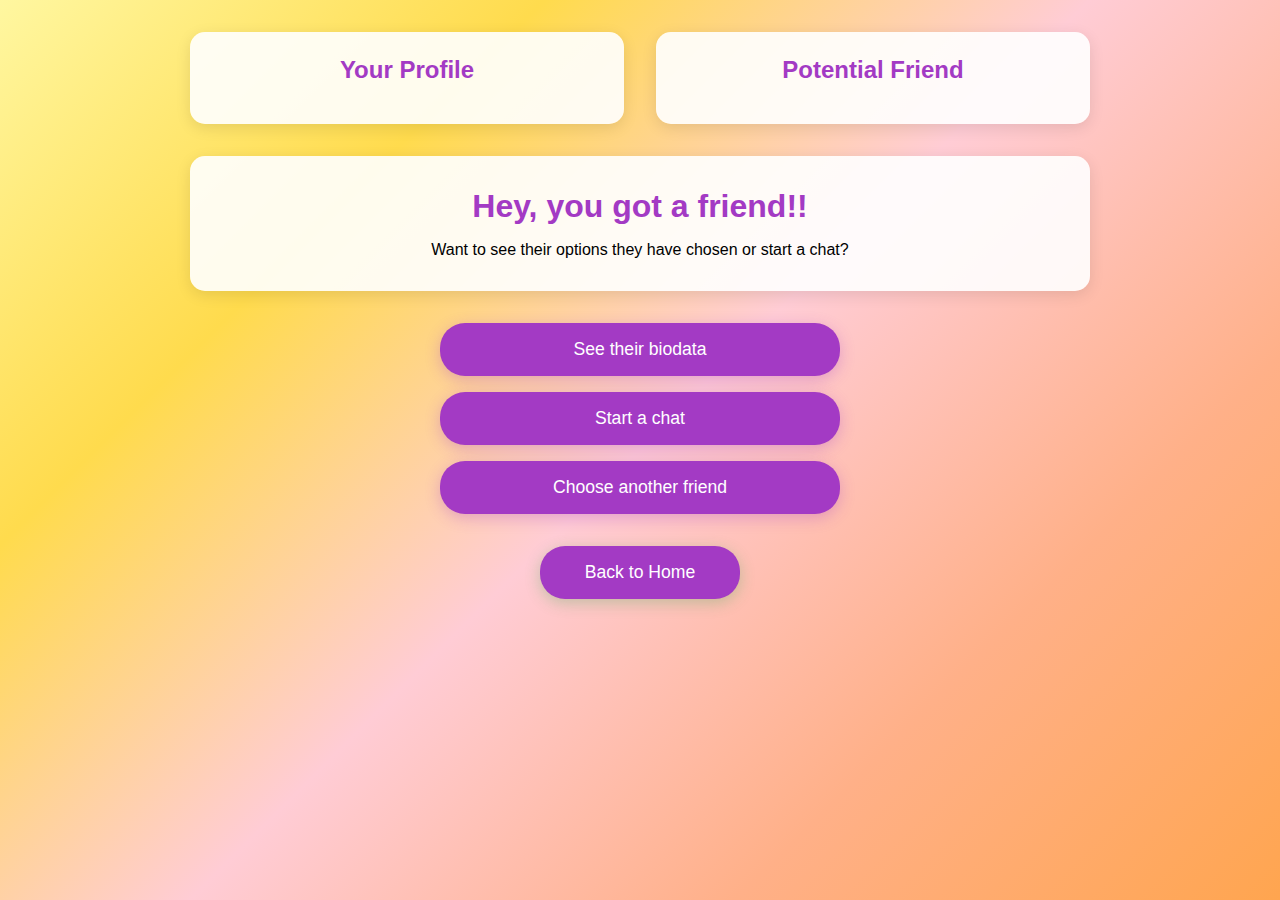
<file: frontend/connectingpage.html>
<!DOCTYPE html>
<html lang="en">
<head>
    <meta charset="UTF-8">
    <meta name="viewport" content="width=device-width, initial-scale=1.0">
    <title>Connecting - Connect Sphere</title>
    <style>
        * {
            margin: 0;
            padding: 0;
            box-sizing: border-box;
            font-family: Arial, sans-serif;
        }

        body {
            background: linear-gradient(135deg,
                #fff7a0 0%,
                #ffdb4d 25%,
                #ffccd5 50%,
                #ffb088 75%,
                #ffa54f 100%
            );
            min-height: 100vh;
            padding: 2rem 1rem;
        }

        .container {
            max-width: 900px;
            margin: 0 auto;
        }

        .profiles {
            display: flex;
            justify-content: space-between;
            gap: 2rem;
            margin-bottom: 2rem;
        }

        .profile-card {
            background: rgba(255, 255, 255, 0.9);
            padding: 1.5rem;
            border-radius: 15px;
            box-shadow: 0 4px 15px rgba(0, 0, 0, 0.1);
            flex: 1;
        }

        .profile-card h3 {
            color: #a33ac4;
            font-size: 1.5rem;
            margin-bottom: 1rem;
            text-align: center;
        }

        .message-box {
            background: rgba(255, 255, 255, 0.9);
            padding: 2rem;
            border-radius: 15px;
            box-shadow: 0 4px 15px rgba(0, 0, 0, 0.1);
            text-align: center;
            margin: 2rem 0;
        }

        .message-box h2 {
            color: #a33ac4;
            font-size: 2rem;
            margin-bottom: 1rem;
        }

        .options {
            display: flex;
            flex-direction: column;
            gap: 1rem;
            max-width: 400px;
            margin: 2rem auto;
        }

        .option-btn {
            padding: 1rem;
            border: none;
            border-radius: 25px;
            background: #a33ac4;
            color: white;
            font-size: 1.1rem;
            cursor: pointer;
            transition: all 0.3s ease;
            box-shadow: 0 4px 15px rgba(163, 58, 196, 0.3);
        }

        .option-btn:hover {
            background: #fa54fa;
            transform: translateY(-2px);
            box-shadow: 0 6px 20px rgba(250, 84, 250, 0.4);
        }

        .home-btn {
            display: block;
            width: 200px;
            margin: 2rem auto;
            padding: 1rem;
            border: none;
            border-radius: 25px;
            background: #a33ac4;
            color: white;
            font-size: 1.1rem;
            cursor: pointer;
            transition: all 0.3s ease;
            box-shadow: 0 4px 15px rgba(52, 168, 83, 0.3);
        }

        .home-btn:hover {
            background: #d136d6;
            transform: translateY(-2px);
            box-shadow: 0 6px 20px rgba(45, 145, 71, 0.4);
        }

        @media (max-width: 768px) {
            .profiles {
                flex-direction: column;
            }
        }
    </style>
</head>
<body>
    <div class="container">
        <div class="profiles">
            <div class="profile-card">
                <h3>Your Profile</h3>
                <!-- Add your profile details here -->
            </div>
            <div class="profile-card">
                <h3>Potential Friend</h3>
                <!-- Add friend's profile details here -->
            </div>
        </div>

        <div class="message-box">
            <h2>Hey, you got a friend!!</h2>
            <p>Want to see their options they have chosen or start a chat?</p>
        </div>

        <div class="options">
            <button class="option-btn">See their biodata</button>
            <button class="option-btn">Start a chat</button>
            <button class="option-btn"onclick="window.location.href='friendhunting-2.html'">Choose another friend</button>
        </div>

        <button class="home-btn"onclick="window.location.href='home.html'">Back to Home</button>
    </div>
</body>
</html>
</file>
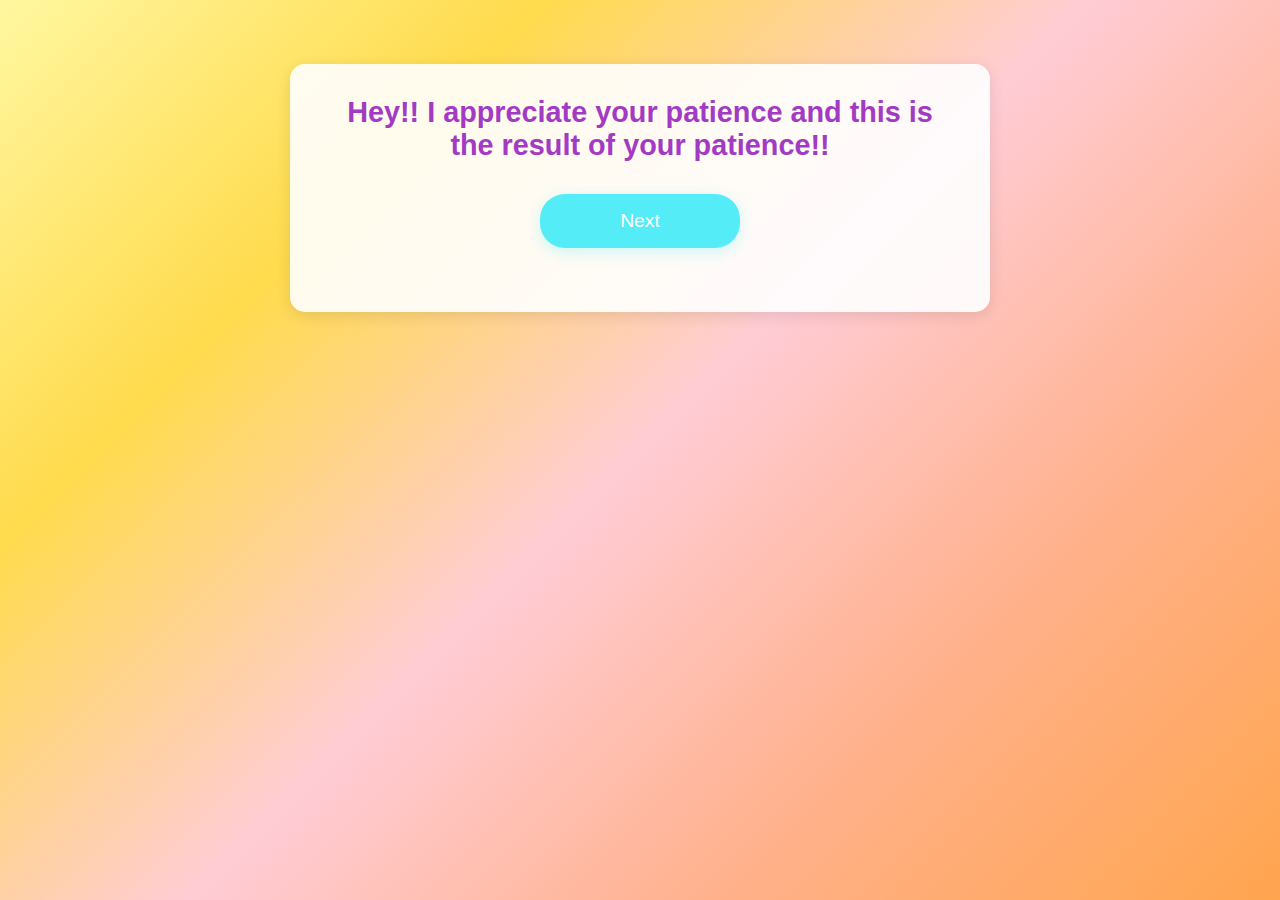
<file: frontend/friendhunting-1.html>
<!DOCTYPE html>
<html lang="en">
<head>
    <meta charset="UTF-8">
    <meta name="viewport" content="width=device-width, initial-scale=1.0">
    <title>Hunt Page - Connect Sphere</title>
    <style>
        * {
            margin: 0;
            padding: 0;
            box-sizing: border-box;
            font-family: Arial, sans-serif;
        }

        body {
            background: linear-gradient(135deg,
                #fff7a0 0%,
                #ffdb4d 25%,
                #ffccd5 50%,
                #ffb088 75%,
                #ffa54f 100%
            );
            min-height: 100vh;
            padding: 2rem 1rem;
        }

        .container {
            max-width: 700px;
            margin: 2rem auto;
            text-align: center;
        }

        .message-box {
            background: rgba(255, 255, 255, 0.9);
            padding: 2rem;
            border-radius: 15px;
            box-shadow: 0 4px 15px rgba(0, 0, 0, 0.1);
            margin-bottom: 2rem;
            display: none;
        }

        .message-box.active {
            display: block;
            animation: fadeIn 0.5s ease forwards;
        }

        @keyframes fadeIn {
            from {
                opacity: 0;
                transform: translateY(20px);
            }
            to {
                opacity: 1;
                transform: translateY(0);
            }
        }

        h2 {
            color: #a33ac4;
            font-size: 1.8rem;
            margin-bottom: 1rem;
        }

        .options {
            display: flex;
            flex-direction: column;
            gap: 1rem;
            margin: 2rem 0;
        }

        .option-label {
            display: flex;
            align-items: center;
            padding: 1rem;
            border: none;
            border-radius: 25px;
            background: #a33ac4;
            color: white;
            font-size: 1.1rem;
            cursor: pointer;
            transition: all 0.3s ease;
            box-shadow: 0 4px 15px rgba(163, 58, 196, 0.3);
        }

        .option-label:hover {
            background: #fa54fa;
            transform: translateY(-2px);
            box-shadow: 0 6px 20px rgba(250, 84, 250, 0.4);
        }

        .option-label input[type="radio"] {
            margin-right: 10px;
        }

        /* Hide default radio button */
        .option-label input[type="radio"] {
            position: absolute;
            opacity: 0;
        }

        /* Custom radio button */
        .option-label .radio-custom {
            width: 20px;
            height: 20px;
            border: 2px solid white;
            border-radius: 50%;
            margin-right: 10px;
            position: relative;
        }

        /* Radio button selected state */
        .option-label input[type="radio"]:checked + .radio-custom::after {
            content: '';
            position: absolute;
            top: 3px;
            left: 3px;
            width: 10px;
            height: 10px;
            background: white;
            border-radius: 50%;
        }

        .next-btn {
            display: block;
            width: 200px;
            margin: 2rem auto;
            padding: 1rem;
            background: #54ecf7;
            color: white;
            border: none;
            border-radius: 25px;
            font-size: 1.2rem;
            cursor: pointer;
            transition: all 0.3s ease;
            box-shadow: 0 4px 15px rgba(84, 236, 247, 0.3);
        }

        .next-btn:hover {
            transform: translateY(-2px);
            box-shadow: 0 6px 20px rgba(84, 236, 247, 0.4);
        }
    </style>
</head>
<body>
    <div class="container">
        <div class="message-box active" id="appreciation">
            <h2>Hey!! I appreciate your patience and this is the result of your patience!!</h2>
            <button class="next-btn" onclick="showNextMessage()">Next</button>
        </div>

        <div class="message-box" id="radius-selection">
            <h2>Before searching, in what radius you want your friend to be?</h2>
            <div class="options">
                <label class="option-label">
                    <input type="radio" name="radius" value="state" required>
                    <span class="radio-custom"></span>
                    Within my state
                </label>
                <label class="option-label">
                    <input type="radio" name="radius" value="country" required>
                    <span class="radio-custom"></span>
                    Within my country
                </label>
                <label class="option-label">
                    <input type="radio" name="radius" value="anywhere" required>
                    <span class="radio-custom"></span>
                    No specific regions! But I only need a friend
                </label>
            </div>
            <button class="next-btn" onclick="window.location.href='friendhunting-2.html'">Start Searching</button>
        </div>
    </div>

    <script>
        function showNextMessage() {
            document.getElementById('appreciation').classList.remove('active');
            document.getElementById('radius-selection').classList.add('active');
        }

        function proceedToFriends() {
            const selectedRadius = document.querySelector('input[name="radius"]:checked');
            if (selectedRadius) {
                window.location.href = 'frnd.html';
            } else {
                alert('Please select a radius option');
            }
        }
    </script>
</body>
</html>
</file>
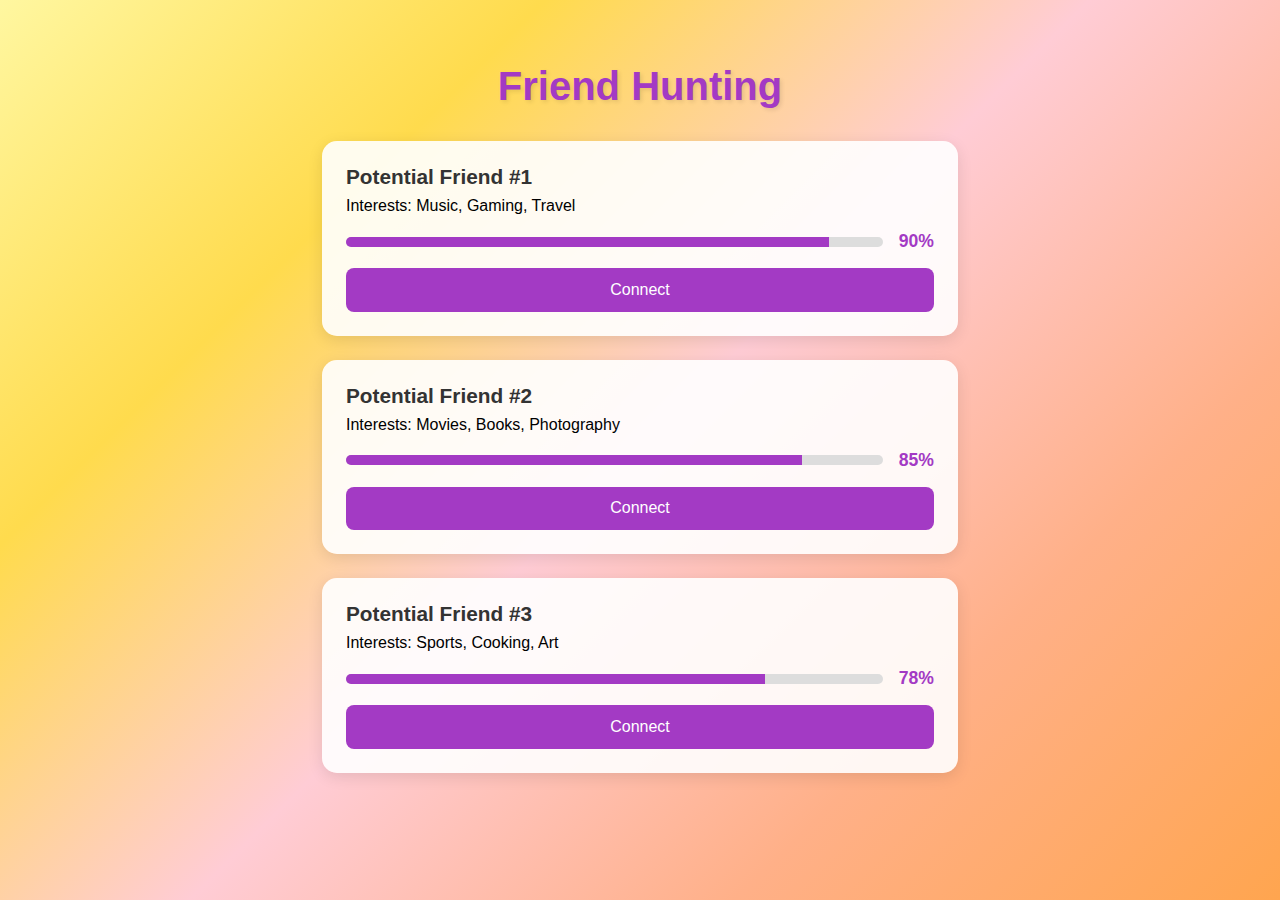
<file: frontend/friendhunting-2.html>
<!DOCTYPE html>
<html lang="en">
<head>
    <meta charset="UTF-8">
    <meta name="viewport" content="width=device-width, initial-scale=1.0">
    <title>Friend Hunting - Connect Sphere</title>
    <style>
        * {
            margin: 0;
            padding: 0;
            box-sizing: border-box;
            font-family: Arial, sans-serif;
        }

        body {
            background: linear-gradient(135deg,
                #fff7a0 0%,
                #ffdb4d 25%,
                #ffccd5 50%,
                #ffb088 75%,
                #ffa54f 100%
            );
            min-height: 100vh;
            padding: 2rem 1rem;
        }

        .container {
            max-width: 700px;
            margin: 0 auto;
            padding: 2rem;
        }

        h2 {
            text-align: center;
            color: #a33ac4;
            font-size: 2.5rem;
            margin-bottom: 2rem;
            text-shadow: 2px 2px 4px rgba(0, 0, 0, 0.1);
        }

        .friend-card {
            background: rgba(255, 255, 255, 0.9);
            padding: 1.5rem;
            margin: 1.5rem 0;
            border-radius: 15px;
            box-shadow: 0 4px 15px rgba(0, 0, 0, 0.1);
            transition: transform 0.3s ease;
            cursor: pointer;
        }

        .friend-card:hover {
            transform: translateY(-5px);
            box-shadow: 0 6px 20px rgba(0, 0, 0, 0.15);
        }

        .friend-card h3 {
            color: #333;
            font-size: 1.3rem;
            margin-bottom: 0.5rem;
        }

        .similarity {
            display: flex;
            align-items: center;
            gap: 1rem;
            margin-top: 1rem;
        }

        .similarity-bar {
            flex-grow: 1;
            height: 10px;
            background: #ddd;
            border-radius: 5px;
            overflow: hidden;
        }

        .similarity-fill {
            height: 100%;
            background: #a33ac4;
            transition: width 0.3s ease;
        }

        .similarity-text {
            color: #a33ac4;
            font-weight: bold;
            font-size: 1.1rem;
        }

        .connect-btn {
            display: block;
            width: 100%;
            padding: 0.8rem;
            margin-top: 1rem;
            background: #a33ac4;
            color: white;
            border: none;
            border-radius: 8px;
            font-size: 1rem;
            cursor: pointer;
            transition: all 0.3s ease;
        }

        .connect-btn:hover {
            background: #fa54fa;
            transform: translateY(-2px);
        }
    </style>
</head>
<body>
    <div class="container">
        <h2>Friend Hunting</h2>
        
        <div class="friend-card">
            <h3>Potential Friend #1</h3>
            <p>Interests: Music, Gaming, Travel</p>
            <div class="similarity">
                <div class="similarity-bar">
                    <div class="similarity-fill" style="width: 90%"></div>
                </div>
                <span class="similarity-text">90%</span>
            </div>
            <button class="connect-btn"onclick="window.location.href='connectingpage.html'">Connect</button>
        </div>

        <div class="friend-card">
            <h3>Potential Friend #2</h3>
            <p>Interests: Movies, Books, Photography</p>
            <div class="similarity">
                <div class="similarity-bar">
                    <div class="similarity-fill" style="width: 85%"></div>
                </div>
                <span class="similarity-text">85%</span>
            </div>
            <button class="connect-btn"onclick="window.location.href='connectingpage.html'">Connect</button>
        </div>

        <div class="friend-card">
            <h3>Potential Friend #3</h3>
            <p>Interests: Sports, Cooking, Art</p>
            <div class="similarity">
                <div class="similarity-bar">
                    <div class="similarity-fill" style="width: 78%"></div>
                </div>
                <span class="similarity-text">78%</span>
            </div>
            <button class="connect-btn"onclick="window.location.href='connectingpage.html'">Connect</button>
        </div>
    </div>
</body>
</html>
</file>
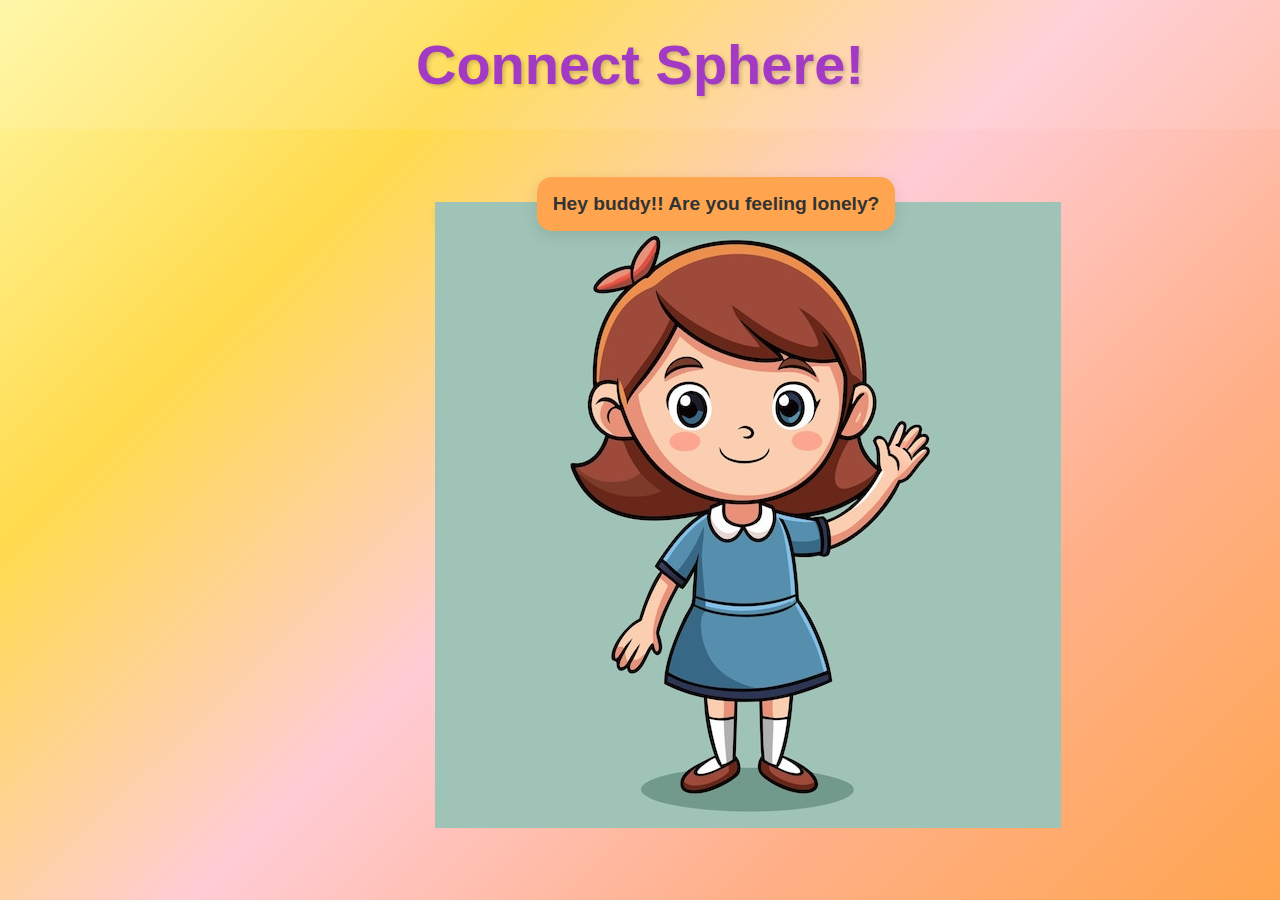
<file: frontend/home.html>
<!DOCTYPE html>
<html lang="en">
<head>
    <meta charset="UTF-8">
    <meta name="viewport" content="width=device-width, initial-scale=1.0">
    <title>Connect Sphere</title>
    <style>
        * {
            margin: 0;
            padding: 0;
            box-sizing: border-box;
            font-family: Arial, sans-serif;
        }

        body {
            background: linear-gradient(135deg,
                #fff7a0 0%,    /* lighter yellow */
                #ffdb4d 25%,   /* medium yellow */
                #ffccd5 50%,   /* light pink */
                #ffb088 75%,   /* peach */
                #ffa54f 100%   /* light orange */
            );
            min-height: 100vh;
        }

        header {
            text-align: center;
            padding: 2rem 1rem;
            background: rgba(255, 255, 255, 0.1);
        }

        h1 {
            font-size: 3.5rem;
            color: #a33ac4;
            text-shadow: 2px 2px 4px rgba(0, 0, 0, 0.2);
        }

        .content {
            display: flex;
            align-items: center;
            justify-content: center;
            margin: 3rem auto;
            width: 90%;
            max-width: 800px;
            position: relative;
        }

        .figure {
            width: 120px;
            text-align: center;
            margin-right: 2rem;
            position: relative;
        }

        .figure .anime-avatar {
            width: 20px;
            height: 20px;
            border-radius: 50%;
            margin: 0 auto;
            background-color: white;
            box-shadow: 0 4px 8px rgba(0, 0, 0, 0.1);
            transition: transform 0.3s ease;
        }

        .figure .anime-avatar:hover {
            transform: scale(1.1);
        }

        .speech-bubble {
            background: #ffa54f;
            padding: 1rem;
            border-radius: 15px;
            margin-bottom: 1rem;
            box-shadow: 0 4px 15px rgba(0, 0, 0, 0.1);
            position: relative;
            opacity: 0;
            transform: translateX(-20px);
            transition: all 0.5s ease;
            display: none;
        }

        .speech-bubble.active {
            display: block;
            opacity: 1;
            transform: translateX(0);
            animation: float 3s ease-in-out infinite;
        }

        @keyframes float {
            0%, 100% { transform: translateY(0); }
            50% { transform: translateY(-10px); }
        }

        .speech-bubble::after {
            display: none;
        }

        .bubbles {
            display: flex;
            flex-direction: column;
            align-items: flex-start;
        }

        .bubbles p {
            margin: 0;
            color: #333;
            font-size: 1.2rem;
            font-weight: bold;
        }

        .make-friend-btn {
            display: block;
            margin: 2rem auto;
            background: rgb(163, 58, 196);
            color: #fff;
            border: none;
            padding: 1rem 2rem;
            font-size: 1.2rem;
            border-radius: 25px;
            cursor: pointer;
            transition: all 0.3s ease;
            box-shadow: 0 4px 15px rgba(163, 58, 196, 0.3);
        }

        .make-friend-btn:hover {
            background: #fa54fa;
            transform: translateY(-2px);
            box-shadow: 0 6px 20px rgba(250, 84, 250, 0.4);
        }

        @media (max-width: 768px) {
            h1 {
                font-size: 2.5rem;
            }
            
            .content {
                flex-direction: column;
                text-align: center;
            }

            .figure {
                margin-bottom: 2rem;
            }

            .speech-bubble::after {
                display: none;
            }
        }
    </style>
</head>
<body>
    <header>
        <h1>Connect Sphere!</h1>
    </header>

    <div class="content">
        <div class="figure">
            <div class="anime-avatar">
                
                <img src="girlpic.jpg">
            </div>
            
        </div>

        <div class="bubbles">
            <div class="speech-bubble" data-message="1">
                <p>Hey buddy!! Are you feeling lonely?</p>
            </div>
            <div class="speech-bubble" data-message="2">
                <p>Want to make friends or connect with people?</p>
            </div>
            <div class="speech-bubble" data-message="3">
                <p>Let's find someone who shares your interests!</p>
            </div>
            <div class="speech-bubble" data-message="4">
                <p>Click the button below to start connecting!</p>
            </div>
        </div>
    </div>

    <button class="make-friend-btn"onclick="showNextMessage()">Yes!!</button>
    

    <script>
        let currentMessage = 0;
        const messages = document.querySelectorAll('.speech-bubble');

        function showNextMessage() {
            if (currentMessage < messages.length) {
                // Hide all messages
                messages.forEach(msg => {
                    msg.classList.remove('active');
                });
                
                // Show current message
                messages[currentMessage].classList.add('active');
                
                currentMessage++;

                // Change button text for last message
                if (currentMessage === messages.length) {
                    document.querySelector('.make-friend-btn').textContent = 'Make a friend';
                    window.location.href='loginpage.html';

                } else {
                    document.querySelector('.make-friend-btn').textContent = 'Yes!!';
                }
            } 
        }

        // Show first message on page load
        window.addEventListener('DOMContentLoaded', () => {
            showNextMessage();
        });
    </script>
    
</body>
</html>
</file>
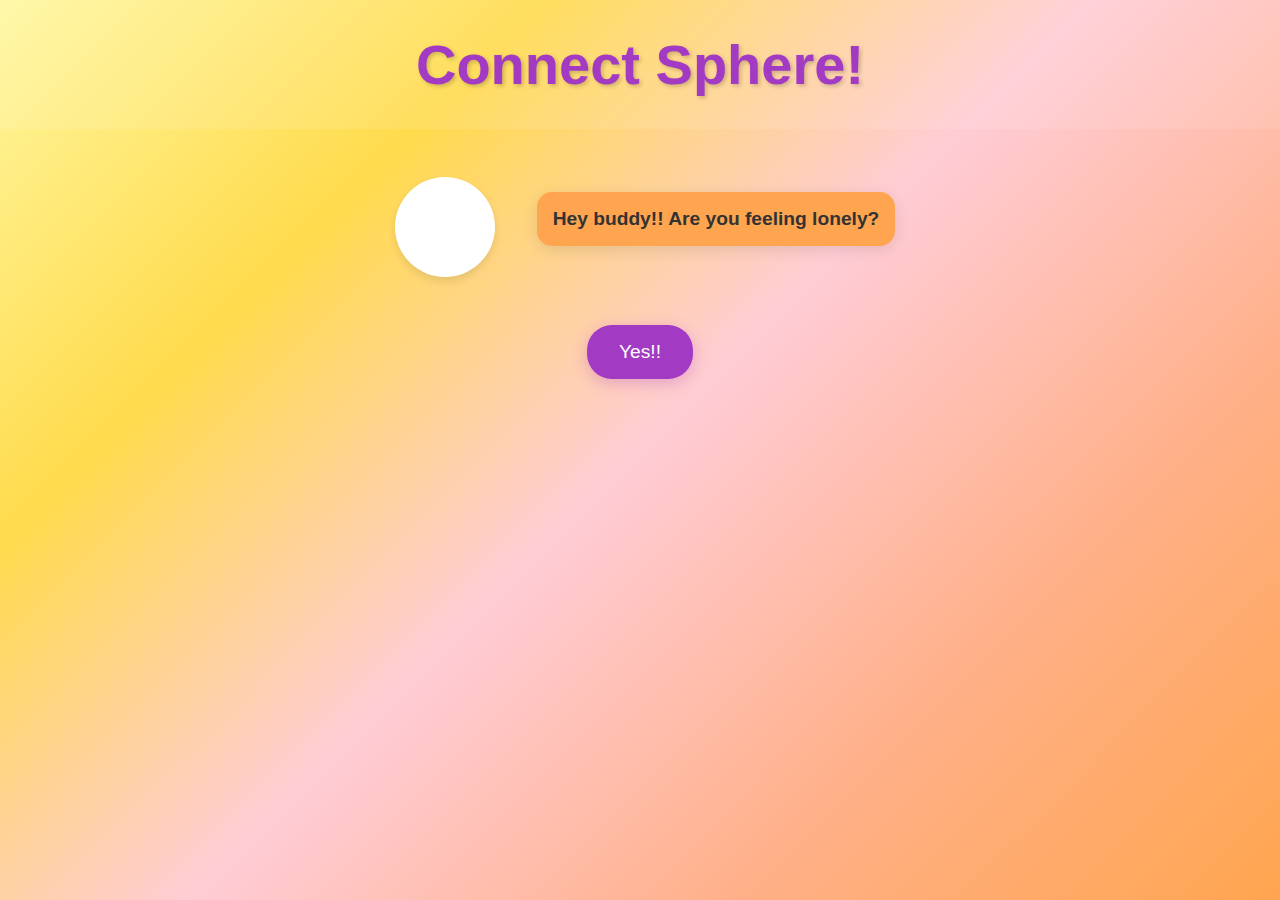
<file: frontend/homedup.html>
<!DOCTYPE html>
<html lang="en">
<head>
    <meta charset="UTF-8">
    <meta name="viewport" content="width=device-width, initial-scale=1.0">
    <title>Connect Sphere</title>
    <style>
        * {
            margin: 0;
            padding: 0;
            box-sizing: border-box;
            font-family: Arial, sans-serif;
        }

        body {
            background: linear-gradient(135deg,
                #fff7a0 0%,    /* lighter yellow */
                #ffdb4d 25%,   /* medium yellow */
                #ffccd5 50%,   /* light pink */
                #ffb088 75%,   /* peach */
                #ffa54f 100%   /* light orange */
            );
            min-height: 100vh;
        }

        header {
            text-align: center;
            padding: 2rem 1rem;
            background: rgba(255, 255, 255, 0.1);
        }

        h1 {
            font-size: 3.5rem;
            color: #a33ac4;
            text-shadow: 2px 2px 4px rgba(0, 0, 0, 0.2);
        }

        .content {
            display: flex;
            align-items: center;
            justify-content: center;
            margin: 3rem auto;
            width: 90%;
            max-width: 800px;
            position: relative;
        }

        .figure {
            width: 120px;
            text-align: center;
            margin-right: 2rem;
            position: relative;
        }

        .figure .anime-avatar {
            width: 100px;
            height: 100px;
            border-radius: 50%;
            margin: 0 auto;
            background-color: white;
            box-shadow: 0 4px 8px rgba(0, 0, 0, 0.1);
            transition: transform 0.3s ease;
        }

        .figure .anime-avatar:hover {
            transform: scale(1.1);
        }

        .speech-bubble {
            background: #ffa54f;
            padding: 1rem;
            border-radius: 15px;
            margin-bottom: 1rem;
            box-shadow: 0 4px 15px rgba(0, 0, 0, 0.1);
            position: relative;
            opacity: 0;
            transform: translateX(-20px);
            transition: all 0.5s ease;
            display: none;
        }

        .speech-bubble.active {
            display: block;
            opacity: 1;
            transform: translateX(0);
            animation: float 3s ease-in-out infinite;
        }

        @keyframes float {
            0%, 100% { transform: translateY(0); }
            50% { transform: translateY(-10px); }
        }

        .speech-bubble::after {
            display: none;
        }

        .bubbles {
            display: flex;
            flex-direction: column;
            align-items: flex-start;
        }

        .bubbles p {
            margin: 0;
            color: #333;
            font-size: 1.2rem;
            font-weight: bold;
        }

        .make-friend-btn {
            display: block;
            margin: 2rem auto;
            background: rgb(163, 58, 196);
            color: #fff;
            border: none;
            padding: 1rem 2rem;
            font-size: 1.2rem;
            border-radius: 25px;
            cursor: pointer;
            transition: all 0.3s ease;
            box-shadow: 0 4px 15px rgba(163, 58, 196, 0.3);
        }

        .make-friend-btn:hover {
            background: #fa54fa;
            transform: translateY(-2px);
            box-shadow: 0 6px 20px rgba(250, 84, 250, 0.4);
        }

        @media (max-width: 768px) {
            h1 {
                font-size: 2.5rem;
            }
            
            .content {
                flex-direction: column;
                text-align: center;
            }

            .figure {
                margin-bottom: 2rem;
            }

            .speech-bubble::after {
                display: none;
            }
        }
    </style>
</head>
<body>
    <header>
        <h1>Connect Sphere!</h1>
    </header>

    <div class="content">
        <div class="figure">
            <div class="anime-avatar"></div>
        </div>

        <div class="bubbles">
            <div class="speech-bubble" data-message="1">
                <p>Hey buddy!! Are you feeling lonely?</p>
            </div>
            <div class="speech-bubble" data-message="2">
                <p>Want to make friends or connect with people?</p>
            </div>
            <div class="speech-bubble" data-message="3">
                <p>Let's find someone who shares your interests!</p>
            </div>
            <div class="speech-bubble" data-message="4">
                <p>Click the button below to start connecting!</p>
            </div>
        </div>
    </div>

    <button class="make-friend-btn" onclick="showNextMessage()">Yes!!</button>

    <script>
        let currentMessage = 0;
        const messages = document.querySelectorAll('.speech-bubble');

        function showNextMessage() {
            if (currentMessage < messages.length) {
                // Hide all messages
                messages.forEach(msg => {
                    msg.classList.remove('active');
                });
                
                // Show current message
                messages[currentMessage].classList.add('active');
                
                currentMessage++;

                // Change button text for last message
                if (currentMessage === messages.length) {
                    document.querySelector('.make-friend-btn').textContent = 'Make a friend';
                } else {
                    document.querySelector('.make-friend-btn').textContent = 'Yes!!';
                }
            } else {
                // Reset to first message
                currentMessage = 0;
                document.querySelector('.make-friend-btn').textContent = 'Yes!!';
                showNextMessage();
            }
        }

        // Show first message on page load
        window.addEventListener('DOMContentLoaded', () => {
            showNextMessage();
        });
    </script>
    
</body>
</html>
</file>
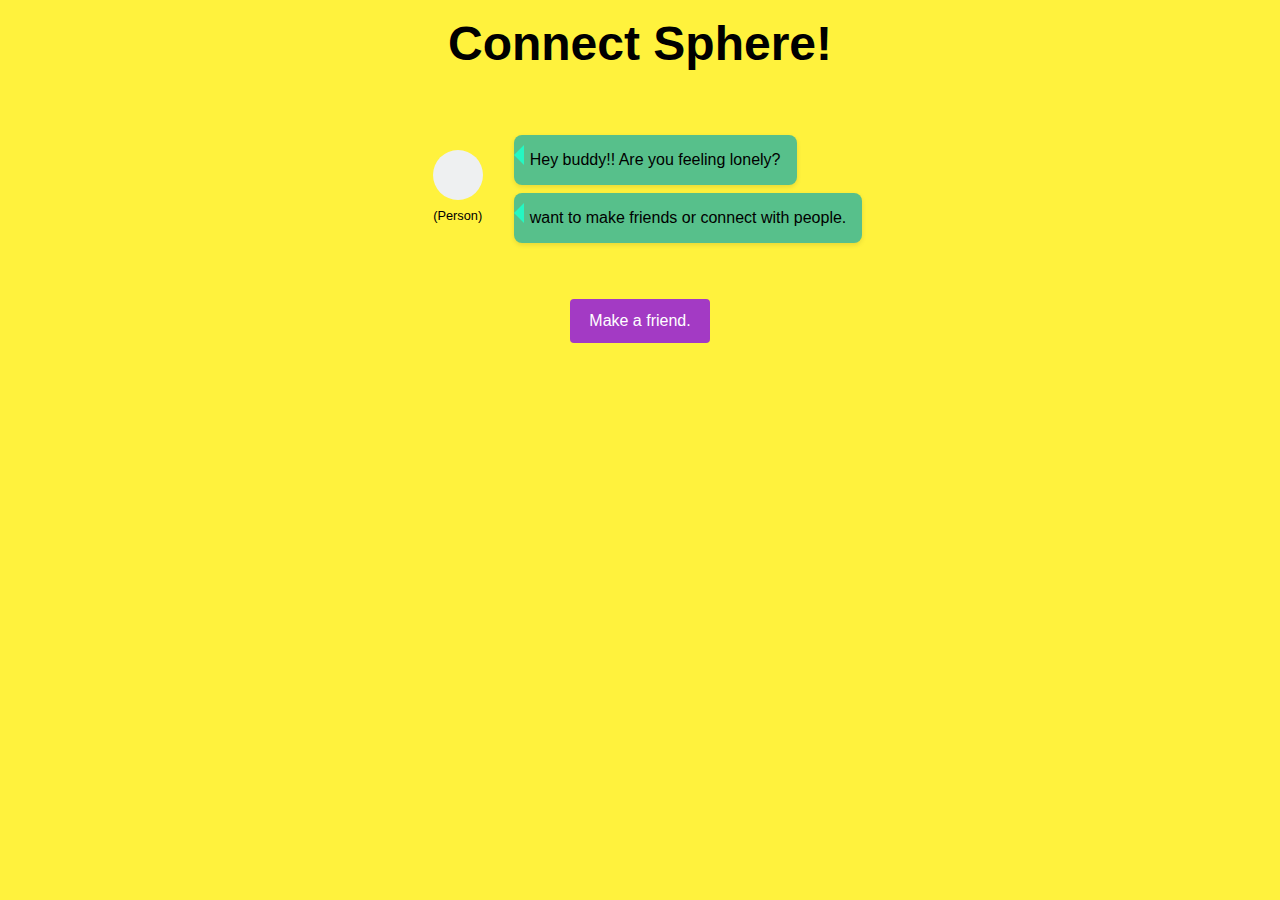
<file: frontend/homepage.html>
<!DOCTYPE html>
<html lang="en">
<head>
  <meta charset="UTF-8" />
  <meta name="viewport" content="width=device-width, initial-scale=1.0"/>
  <title>Connect Sphere</title>
  <style>
    body {
      margin: 0;
      padding: 0;
      font-family: Arial, sans-serif;
      background: #fff23d;
      /* Imitation of "people chatting/laughing" background can be done here.
         For now, just a light background color. */
    }
    header {
      text-align: center;
      padding: 1rem;
    }
    h1 {
      margin: 0;
      font-size: 3rem;
    }
    .content {
      display: flex;
      align-items: center;
      justify-content: center;
      margin: 3rem auto;
      width: 90%;
      max-width: 800px;
      position: relative;
    }
    /* Simple figure shape */
    .figure {
      width: 80px;
      text-align: center;
      margin-right: 1rem;
      position: relative;
    }
    .figure .body-shape {
      width: 50px;
      height: 50px;
      background: #eef0f1;
      border-radius: 50%;
      margin: 0 auto;
    }
    .figure p {
      margin-top: 0.5rem;
      font-size: 0.8rem;
    }
    /* Speech bubbles */
    .speech-bubble {
      background: #57c08b;
      padding: 1rem;
      border-radius: 8px;
      margin-bottom: 0.5rem;
      box-shadow: 0 2px 5px rgba(10, 10, 10, 0.1);
      position: relative;
    }
    .speech-bubble::after {
      content: "";
      position: absolute;
      left: -10px;
      top: 10px;
      width: 0;
      height: 0;
      border: 10px solid transparent;
      border-right-color: #25f7c2;
    }
    .bubbles {
      display: flex;
      flex-direction: column;
      align-items: flex-start;
    }
    .bubbles p {
      margin: 0;
    }
    /* "Make a friend" button */
    .make-friend-btn {
      display: block;
      margin: 2rem auto;
      background: rgb(163, 58, 196);
      color: #fff;
      border: none;
      padding: 0.8rem 1.2rem;
      font-size: 1rem;
      border-radius: 4px;
      cursor: pointer;
    }
    .make-friend-btn:hover {
      background: #fa54fa;
    }
  </style>
</head>
<body>
  <header>
    <h1>Connect Sphere!</h1>
  </header>

  <div class="content">
    <div class="figure">
      <!-- A simple circle to represent the person's head -->
      <div class="body-shape"></div>
      <p>(Person)</p>
    </div>

    <div class="bubbles">
      <div class="speech-bubble">
        <p>Hey buddy!! Are you feeling lonely?</p>
      </div>
      <div class="speech-bubble">
        <p>want to make friends or connect with people.</p>
      </div>
    </div>
  </div>

  <button class="make-friend-btn">Make a friend.</button>
</body>
</html>
</file>
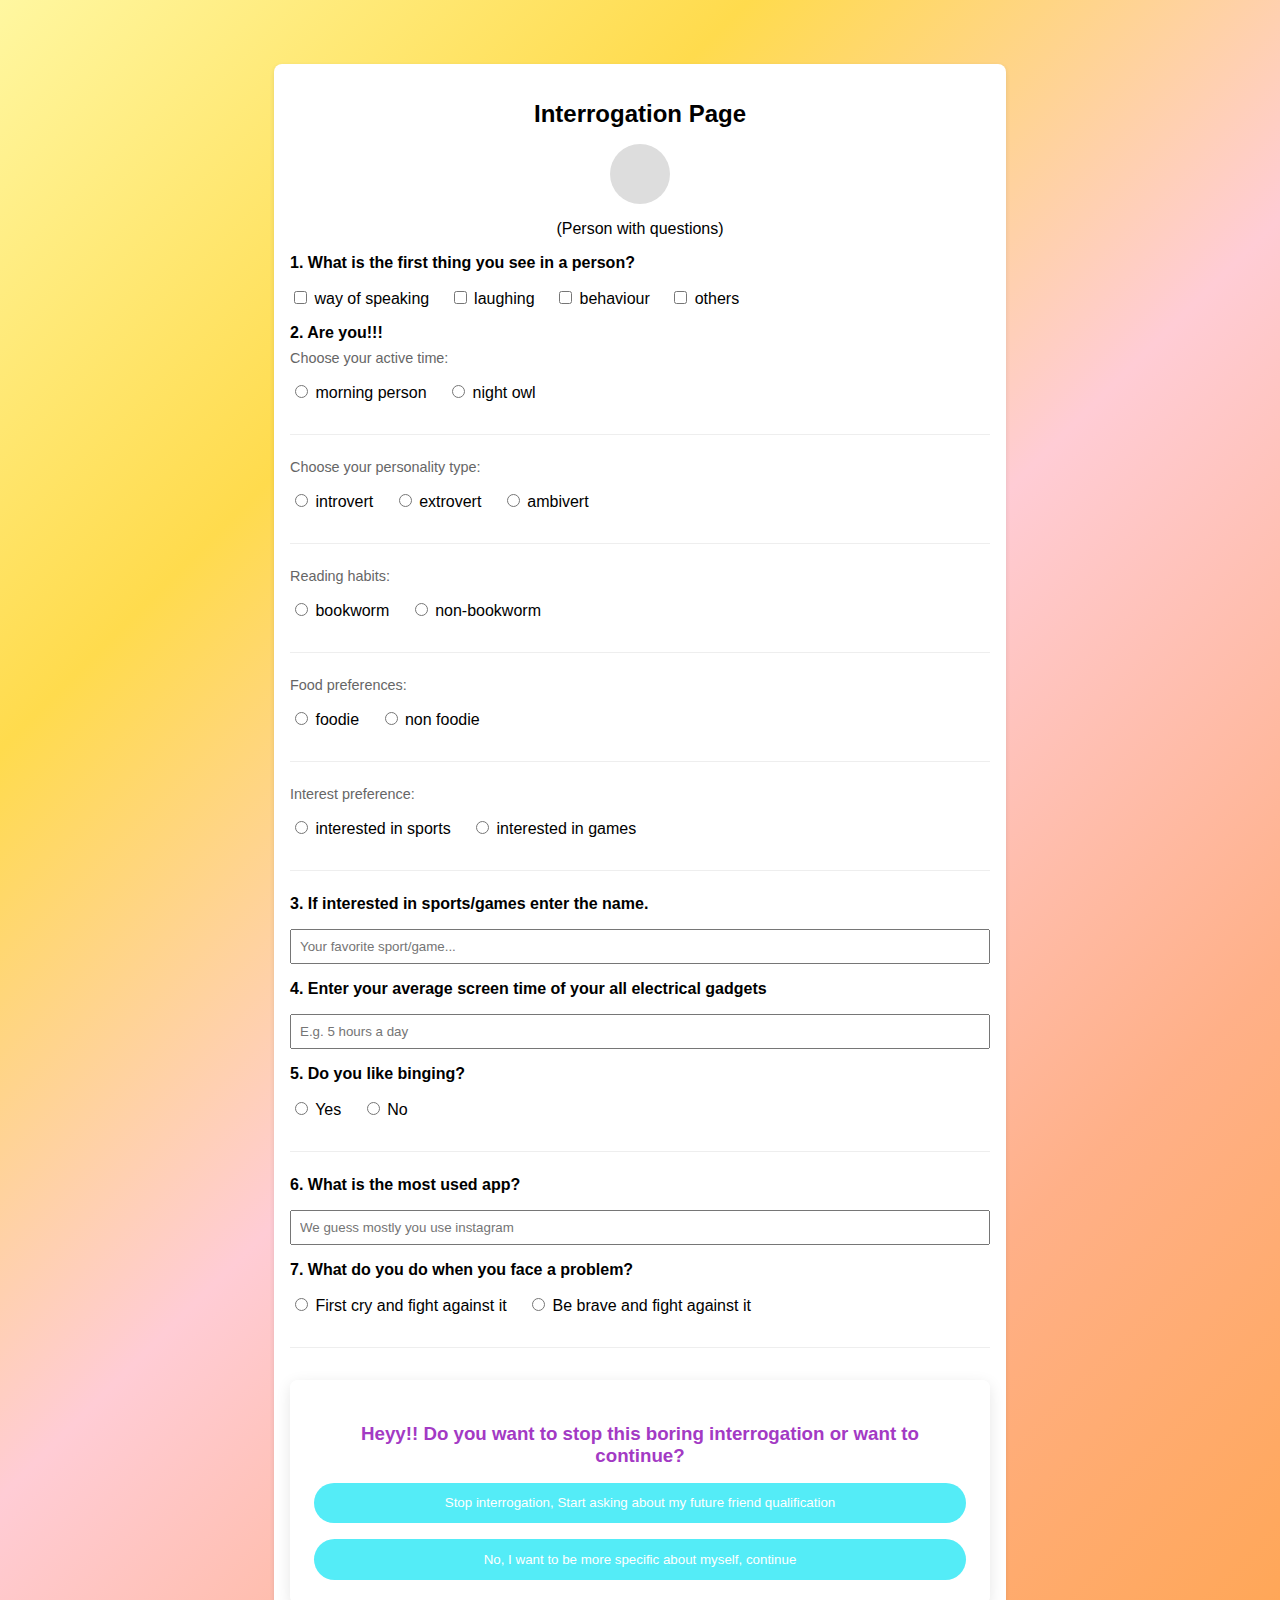
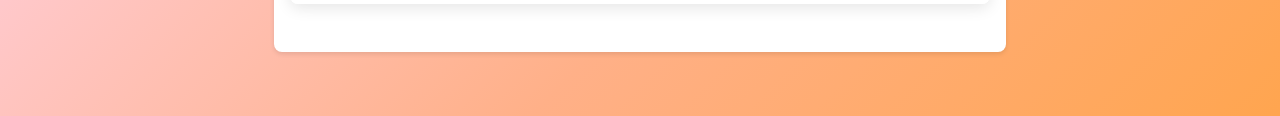
<file: frontend/interrogation.html>
<!DOCTYPE html>
<html lang="en">
<head>
  <meta charset="UTF-8" />
  <meta name="viewport" content="width=device-width, initial-scale=1.0"/>
  <title>Interrogation Page - Connect Sphere</title>
  <style>
    body {
      margin: 0;
      padding: 0;
      font-family: Arial, sans-serif;
    }

    body {
      background: linear-gradient(135deg,
        #fff7a0 0%,
        #ffdb4d 25%,
        #ffccd5 50%,
        #ffb088 75%,
        #ffa54f 100%
      );
      min-height: 100vh;
      padding: 2rem 1rem;
    }

    .container {
      max-width: 700px;
      margin: 2rem auto;
      padding: 1rem;
      background: #fff;
      border-radius: 8px;
      box-shadow: 0 2px 5px rgba(0,0,0,0.1);
    }
    h2 {
      text-align: center;
      margin-bottom: 1rem;
    }
    .figure {
      width: 60px;
      height: 60px;
      background: #ddd;
      border-radius: 50%;
      margin: 1rem auto;
    }
    .question {
      margin: 1rem 0 0.5rem;
      font-weight: bold;
    }
    .options {
      margin-bottom: 1rem;
    }
    .options label {
      display: inline-block;
      margin-right: 1rem;
      margin-top: 0.5rem;
    }
    input[type="text"] {
      width: 100%;
      padding: 0.5rem;
      margin-top: 0.5rem;
      box-sizing: border-box;
    }
    .option-group {
      margin-bottom: 1.5rem;
      border-bottom: 1px solid #eee;
      padding-bottom: 1rem;
    }
    .option-group-title {
      color: #666;
      font-size: 0.9rem;
      margin-bottom: 0.5rem;
    }
  </style>
</head>
<body>
  <div class="container">
    <h2>Interrogation Page</h2>
    <div style="text-align:center;">
      <div class="figure"></div>
      <p>(Person with questions)</p>
    </div>

    <div class="question">1. What is the first thing you see in a person?</div>
    <div class="options">
      <label><input type="checkbox" /> way of speaking</label>
      <label><input type="checkbox" /> laughing</label>
      <label><input type="checkbox" /> behaviour</label>
      <label><input type="checkbox" /> others</label>
    </div>

    <div class="question">2. Are you!!!</div>
    
    <div class="option-group">
      <div class="option-group-title">Choose your active time:</div>
      <div class="options">
        <label><input type="radio" name="active-time"> morning person</label>
        <label><input type="radio" name="active-time"> night owl</label>
      </div>
    </div>

    <div class="option-group">
      <div class="option-group-title">Choose your personality type:</div>
      <div class="options">
        <label><input type="radio" name="personality-type"> introvert</label>
        <label><input type="radio" name="personality-type"> extrovert</label>
        <label><input type="radio" name="personality-type"> ambivert</label>
      </div>
    </div>

    <div class="option-group">
      <div class="option-group-title">Reading habits:</div>
      <div class="options">
        <label><input type="radio" name="reading-habit"> bookworm</label>
        <label><input type="radio" name="reading-habit"> non-bookworm</label>
      </div>
    </div>

    <div class="option-group">
      <div class="option-group-title">Food preferences:</div>
      <div class="options">
        <label><input type="radio" name="food-preference"> foodie</label>
        <label><input type="radio" name="food-preference"> non foodie</label>
      </div>
    </div>

    <div class="option-group">
      <div class="option-group-title">Interest preference:</div>
      <div class="options">
        <label><input type="radio" name="interest"> interested in sports</label>
        <label><input type="radio" name="interest"> interested in games</label>
      </div>
    </div>

    <div class="question">3. If interested in sports/games enter the name.</div>
    <input type="text" placeholder="Your favorite sport/game..." />

    <div class="question">4. Enter your average screen time of your all electrical gadgets</div>
    <input type="text" placeholder="E.g. 5 hours a day" />

    <div class="question">5. Do you like binging?</div>
    <div class="option-group">
        <div class="options">
            <label><input type="radio" name="binging"> Yes</label>
            <label><input type="radio" name="binging"> No</label>
        </div>
    </div>

    <div class="question">6. What is the most used app?</div>
    <input type="text" placeholder="We guess mostly you use instagram" />

    <div class="question">7. What do you do when you face a problem?</div>
    <div class="option-group">
        <div class="options">
            <label><input type="radio" name="problem-solving"> First cry and fight against it</label>
            <label><input type="radio" name="problem-solving"> Be brave and fight against it</label>
        </div>
    </div>

    <div style="
        background: rgba(255, 255, 255, 0.9);
        padding: 1.5rem;
        margin: 2rem 0;
        border-radius: 8px;
        box-shadow: 0 4px 15px rgba(0, 0, 0, 0.1);
        text-align: center;
    ">
        <h3 style="color: #a33ac4; margin-bottom: 1rem;">Heyy!! Do you want to stop this boring interrogation or want to continue?</h3>
        <div style="display: flex; flex-direction: column; gap: 1rem;">
            <button style="
                padding: 0.8rem;
                border: none;
                border-radius: 25px;
                background: #54ecf7;
                color: white;
                cursor: pointer;
                transition: all 0.3s ease;
            "class="option-btn"onclick="window.location.href='wishlistpage.html'">Stop interrogation, Start asking about my future friend qualification</button>
            
            <button style="
                padding: 0.8rem;
                border: none;
                border-radius: 25px;
                background: #54ecf7;
                color: white;
                cursor: pointer;
                transition: all 0.3s ease;
            ">No, I want to be more specific about myself, continue</button>
        </div>
    </div>
  </div>
</body>
</html>
</file>
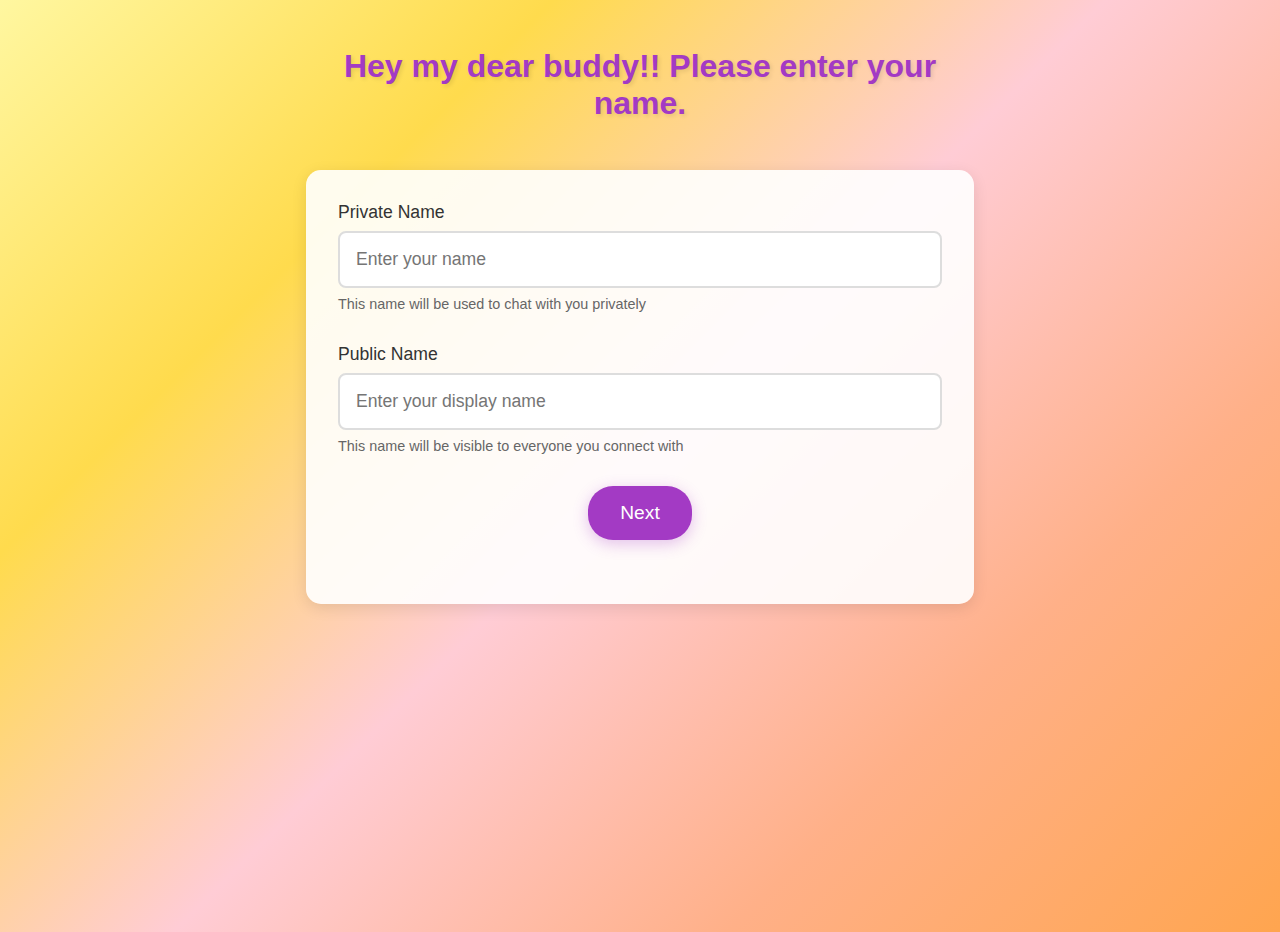
<file: frontend/intropage-1.html>
<!DOCTYPE html>
<html lang="en">
<head>
    <meta charset="UTF-8">
    <meta name="viewport" content="width=device-width, initial-scale=1.0">
    <title>Enter Your Name - Connect Sphere</title>
    <style>
        * {
            margin: 0;
            padding: 0;
            box-sizing: border-box;
            font-family: Arial, sans-serif;
        }

        body {
            background: linear-gradient(135deg,
                #fff7a0 0%,
                #ffdb4d 25%,
                #ffccd5 50%,
                #ffb088 75%,
                #ffa54f 100%
            );
            min-height: 100vh;
        }

        .container {
            max-width: 700px;
            margin: 2rem auto;
            padding: 1rem;
        }

        .welcome-message {
            text-align: center;
            color: #a33ac4;
            font-size: 2rem;
            margin-bottom: 3rem;
            text-shadow: 2px 2px 4px rgba(0, 0, 0, 0.1);
        }

        .input-container {
            background: rgba(255, 255, 255, 0.9);
            padding: 2rem;
            border-radius: 15px;
            box-shadow: 0 4px 15px rgba(0, 0, 0, 0.1);
            margin: 1.5rem auto;
        }

        .input-group {
            margin-bottom: 2rem;
        }

        .input-group label {
            display: block;
            color: #333;
            font-size: 1.1rem;
            margin-bottom: 0.5rem;
        }

        .input-group input {
            width: 100%;
            padding: 1rem;
            border: 2px solid #ddd;
            border-radius: 8px;
            font-size: 1.1rem;
            transition: all 0.3s ease;
        }

        .input-group input:focus {
            outline: none;
            border-color: #a33ac4;
            box-shadow: 0 0 5px rgba(163, 58, 196, 0.3);
        }

        .input-group .description {
            color: #666;
            font-size: 0.9rem;
            margin-top: 0.5rem;
        }

        .next-btn {
            display: block;
            margin: 2rem auto;
            background: #a33ac4;
            color: white;
            border: none;
            padding: 1rem 2rem;
            font-size: 1.2rem;
            border-radius: 25px;
            cursor: pointer;
            transition: all 0.3s ease;
            box-shadow: 0 4px 15px rgba(163, 58, 196, 0.3);
        }

        .next-btn:hover {
            background: #fa54fa;
            transform: translateY(-2px);
            box-shadow: 0 6px 20px rgba(250, 84, 250, 0.4);
        }
    </style>
</head>
<body>
    <div class="container">
        <h1 class="welcome-message">Hey my dear buddy!! Please enter your name.</h1>
        
        <div class="input-container">
            <div class="input-group">
                <label>Private Name</label>
                <input type="text" placeholder="Enter your name" required>
                <div class="description">This name will be used to chat with you privately</div>
            </div>

            <div class="input-group">
                <label>Public Name</label>
                <input type="text" placeholder="Enter your display name" required>
                <div class="description">This name will be visible to everyone you connect with</div>
            </div>

            <button class="next-btn"onclick="window.location.href='intropage-2.html'">Next</button>
        </div>
    </div>
</body>
</html>
</file>
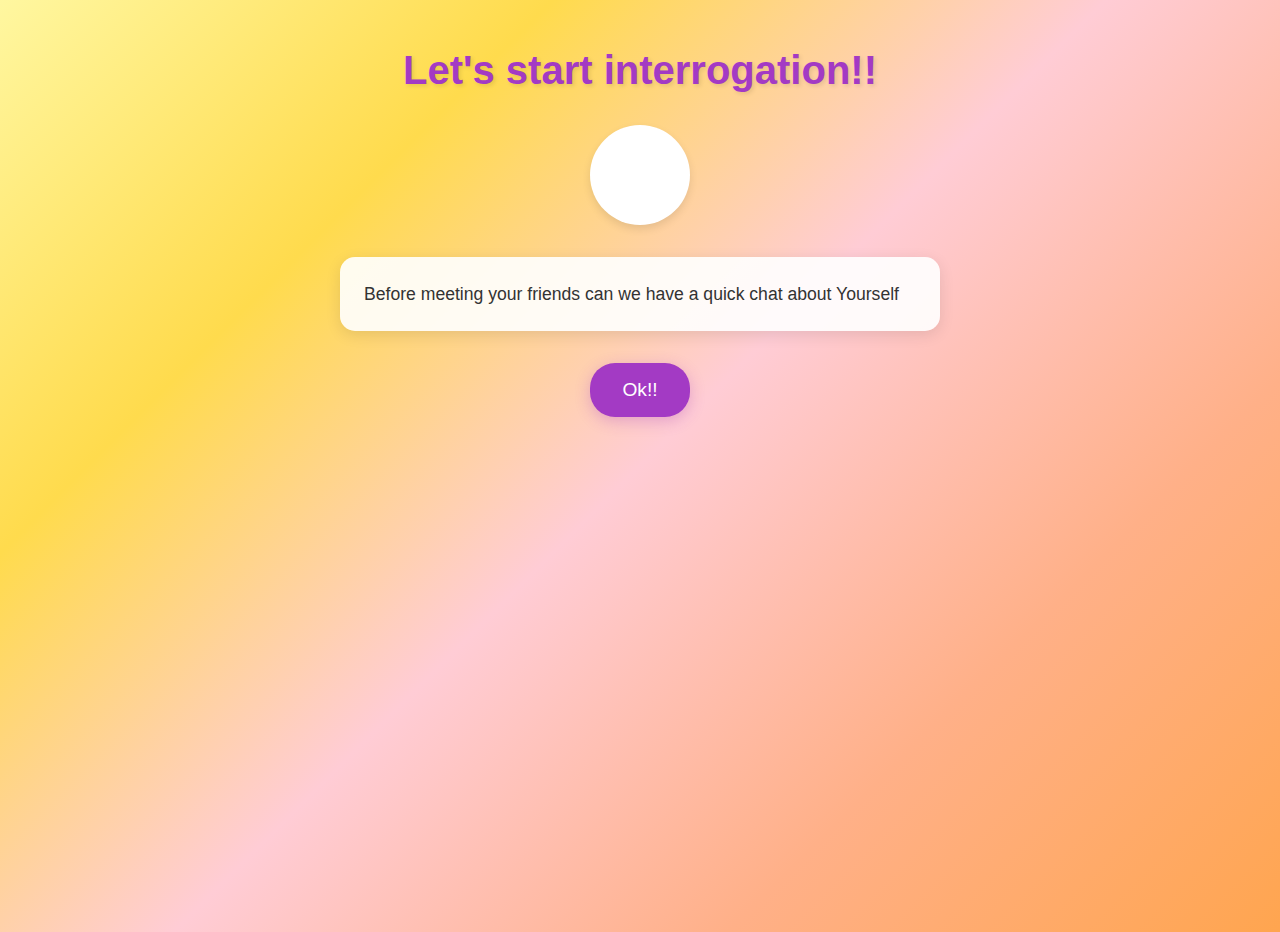
<file: frontend/intropage-2.html>
<!DOCTYPE html>
<html lang="en">
<head>
    <meta charset="UTF-8">
    <meta name="viewport" content="width=device-width, initial-scale=1.0">
    <title>Intro Page - Connect Sphere</title>
    <style>
        * {
            margin: 0;
            padding: 0;
            box-sizing: border-box;
            font-family: Arial, sans-serif;
        }

        body {
            background: linear-gradient(135deg,
                #fff7a0 0%,
                #ffdb4d 25%,
                #ffccd5 50%,
                #ffb088 75%,
                #ffa54f 100%
            );
            min-height: 100vh;
        }

        .container {
            max-width: 700px;
            margin: 2rem auto;
            padding: 1rem;
        }

        h2 {
            text-align: center;
            margin-bottom: 2rem;
            color: #a33ac4;
            font-size: 2.5rem;
            text-shadow: 2px 2px 4px rgba(0, 0, 0, 0.1);
        }

        .figure {
            text-align: center;
            margin-bottom: 2rem;
        }

        .figure .circle {
            width: 100px;
            height: 100px;
            background: white;
            border-radius: 50%;
            margin: 0 auto;
            box-shadow: 0 4px 8px rgba(0, 0, 0, 0.1);
        }

        .speech-bubble {
            background: rgba(255, 255, 255, 0.9);
            padding: 1.5rem;
            margin: 1.5rem auto;
            border-radius: 15px;
            box-shadow: 0 4px 15px rgba(0, 0, 0, 0.1);
            position: relative;
            max-width: 600px;
            opacity: 0;
            transform: translateX(-20px);
            transition: all 0.5s ease;
            display: none;
        }

        .speech-bubble.active {
            display: block;
            opacity: 1;
            transform: translateX(0);
            animation: float 3s ease-in-out infinite;
        }

        @keyframes float {
            0%, 100% { transform: translateY(0); }
            50% { transform: translateY(-10px); }
        }

        .speech-bubble p {
            color: #333;
            font-size: 1.1rem;
            line-height: 1.5;
        }

        .interrogate-btn {
            display: block;
            margin: 2rem auto;
            background: #a33ac4;
            color: white;
            border: none;
            padding: 1rem 2rem;
            font-size: 1.2rem;
            border-radius: 25px;
            cursor: pointer;
            transition: all 0.3s ease;
            box-shadow: 0 4px 15px rgba(163, 58, 196, 0.3);
        }

        .interrogate-btn:hover {
            background: #fa54fa;
            transform: translateY(-2px);
            box-shadow: 0 6px 20px rgba(250, 84, 250, 0.4);
        }
    </style>
</head>
<body>
    <div class="container">
        <h2>Let's start interrogation!!</h2>
        
        <div class="figure">
            <div class="circle"></div>
        </div>
        
        <div class="speech-bubble" data-message="1">
            <p>Before meeting your friends can we have a quick chat about Yourself</p>
        </div>
        <div class="speech-bubble" data-message="2">
            <p>This make you to connect with People who is mostly a replica of you.</p>
        </div>
        <div class="speech-bubble" data-message="3">
            <p>Ok!! let's start our interrogation! Feel free to answer, I am not your teacher!</p>
        </div>

        <button class="interrogate-btn" onclick="showNextMessage()">Ok!!</button>
    </div>

    <script>
        let currentMessage = 0;
        const messages = document.querySelectorAll('.speech-bubble');
        const button = document.querySelector('.interrogate-btn');

        function showNextMessage() {
            if (currentMessage < messages.length) {
                // Hide all messages
                messages.forEach(msg => {
                    msg.classList.remove('active');
                });
                
                // Show current message
                messages[currentMessage].classList.add('active');
                
                currentMessage++;

                // Change button text for last message
                if (currentMessage === messages.length) {
                    button.textContent = "Interrogate me!!";
                } else {
                    button.textContent = "Ok!!";
                }
            } else {
                // Reset to first message
                currentMessage = 0;
                button.textContent = "Ok!!";
                showNextMessage();
            }
        }

        // Show first message on page load
        window.addEventListener('DOMContentLoaded', () => {
            showNextMessage();
        });
    </script>
</body>
</html>
</file>
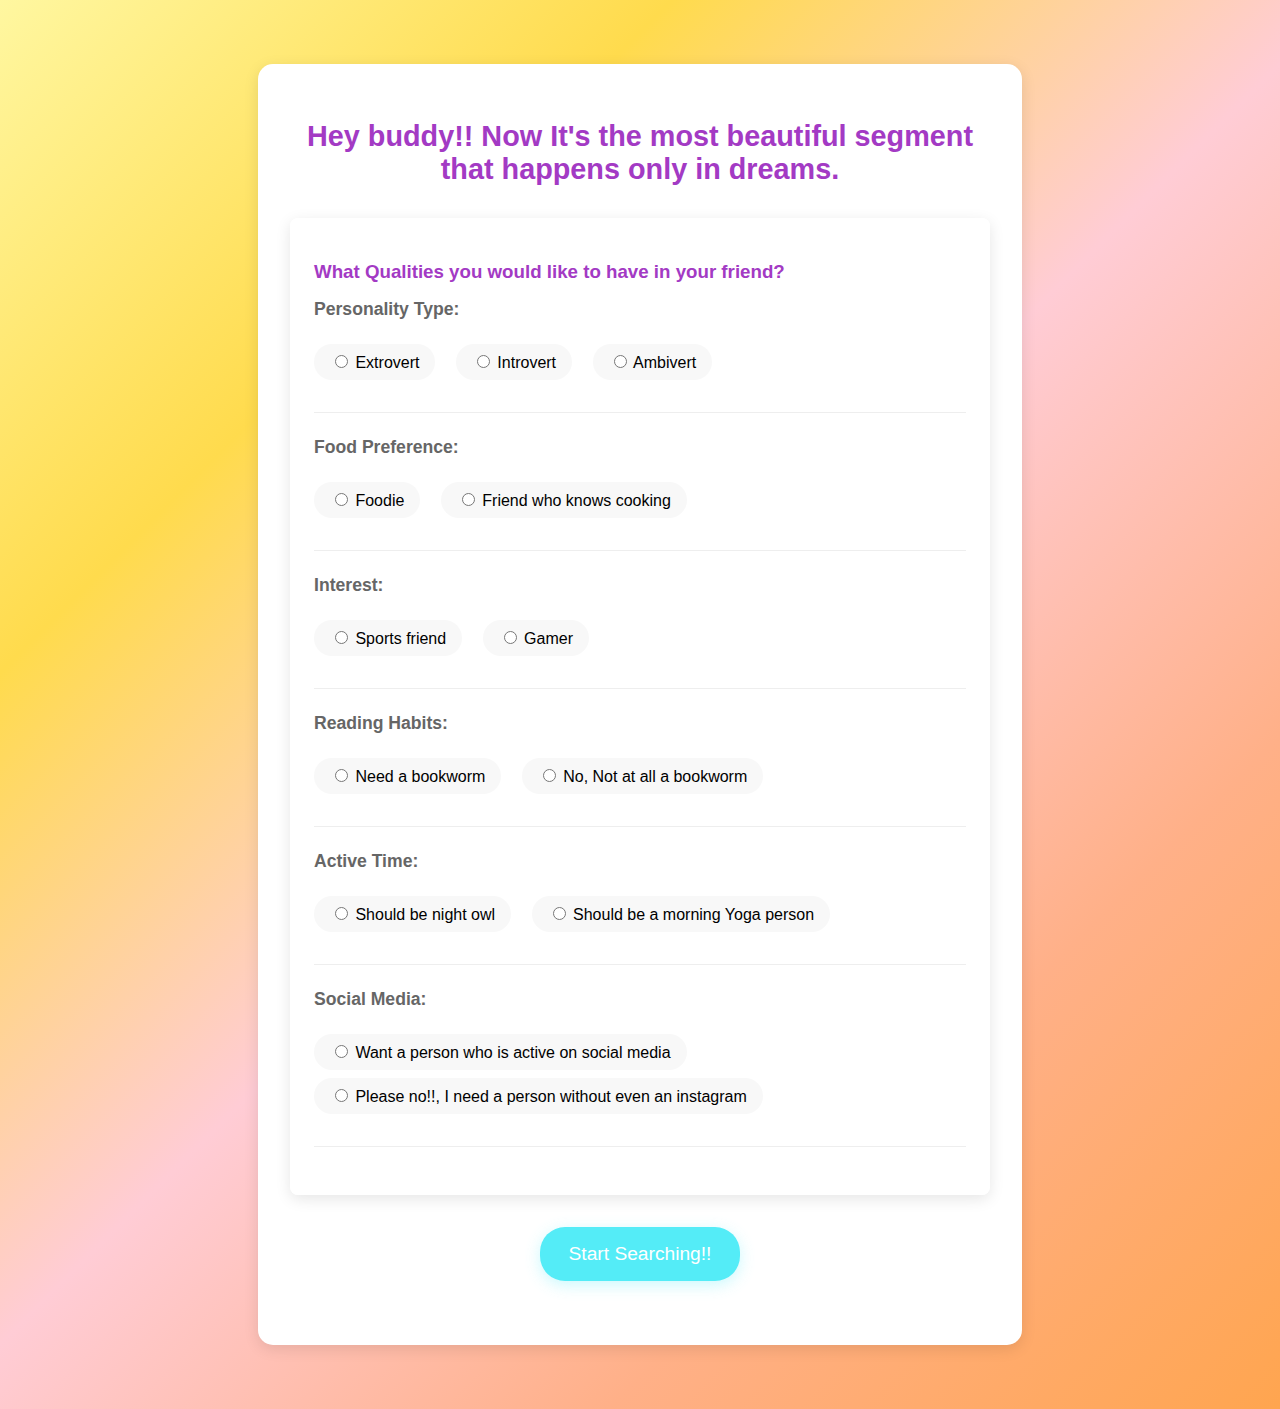
<file: frontend/wishlistpage.html>
<!DOCTYPE html>
<html lang="en">
<head>
    <meta charset="UTF-8">
    <meta name="viewport" content="width=device-width, initial-scale=1.0">
    <title>Wish List - Connect Sphere</title>
    <style>
        body {
            margin: 0;
            padding: 0;
            font-family: Arial, sans-serif;
            background: linear-gradient(135deg,
                #fff7a0 0%,
                #ffdb4d 25%,
                #ffccd5 50%,
                #ffb088 75%,
                #ffa54f 100%
            );
            min-height: 100vh;
            padding: 2rem 1rem;
        }

        .container {
            max-width: 700px;
            margin: 2rem auto;
            padding: 2rem;
            background: #fff;
            border-radius: 15px;
            box-shadow: 0 4px 15px rgba(0, 0, 0, 0.1);
        }

        h2 {
            text-align: center;
            color: #a33ac4;
            font-size: 1.8rem;
            margin-bottom: 2rem;
        }

        .wish-box {
            background: rgba(255, 255, 255, 0.9);
            padding: 1.5rem;
            margin: 2rem 0;
            border-radius: 8px;
            box-shadow: 0 4px 15px rgba(0, 0, 0, 0.1);
        }

        .wish-box h3 {
            color: #a33ac4;
            margin-bottom: 1rem;
        }

        .option-group {
            margin-bottom: 1.5rem;
            border-bottom: 1px solid #eee;
            padding-bottom: 1rem;
        }

        .option-group-title {
            color: #666;
            font-size: 1.1rem;
            margin-bottom: 1rem;
            font-weight: bold;
        }

        .options {
            margin-bottom: 1rem;
        }

        .options label {
            display: inline-block;
            margin-right: 1rem;
            margin-top: 0.5rem;
            padding: 0.5rem 1rem;
            background: #f8f8f8;
            border-radius: 20px;
            cursor: pointer;
            transition: all 0.3s ease;
        }

        .options label:hover {
            background: #f0f0f0;
            transform: translateY(-2px);
        }

        .search-btn {
            display: block;
            width: 200px;
            margin: 2rem auto;
            padding: 1rem;
            background: #54ecf7;
            color: white;
            border: none;
            border-radius: 25px;
            font-size: 1.2rem;
            cursor: pointer;
            transition: all 0.3s ease;
            box-shadow: 0 4px 15px rgba(84, 236, 247, 0.3);
        }

        .search-btn:hover {
            transform: translateY(-2px);
            box-shadow: 0 6px 20px rgba(84, 236, 247, 0.4);
        }
    </style>
</head>
<body>
    <div class="container">
        <h2>Hey buddy!! Now It's the most beautiful segment that happens only in dreams.</h2>
        
        <div class="wish-box">
            <h3>What Qualities you would like to have in your friend?</h3>

            <div class="option-group">
                <div class="option-group-title">Personality Type:</div>
                <div class="options">
                    <label><input type="radio" name="personality"> Extrovert</label>
                    <label><input type="radio" name="personality"> Introvert</label>
                    <label><input type="radio" name="personality"> Ambivert</label>
                </div>
            </div>

            <div class="option-group">
                <div class="option-group-title">Food Preference:</div>
                <div class="options">
                    <label><input type="radio" name="food"> Foodie</label>
                    <label><input type="radio" name="food"> Friend who knows cooking</label>
                </div>
            </div>

            <div class="option-group">
                <div class="option-group-title">Interest:</div>
                <div class="options">
                    <label><input type="radio" name="interest"> Sports friend</label>
                    <label><input type="radio" name="interest"> Gamer</label>
                </div>
            </div>

            <div class="option-group">
                <div class="option-group-title">Reading Habits:</div>
                <div class="options">
                    <label><input type="radio" name="reading"> Need a bookworm</label>
                    <label><input type="radio" name="reading"> No, Not at all a bookworm</label>
                </div>
            </div>

            <div class="option-group">
                <div class="option-group-title">Active Time:</div>
                <div class="options">
                    <label><input type="radio" name="active-time"> Should be night owl</label>
                    <label><input type="radio" name="active-time"> Should be a morning Yoga person</label>
                </div>
            </div>

            <div class="option-group">
                <div class="option-group-title">Social Media:</div>
                <div class="options">
                    <label><input type="radio" name="social"> Want a person who is active on social media</label>
                    <label><input type="radio" name="social"> Please no!!, I need a person without even an instagram</label>
                </div>
            </div>
        </div>

        <button class="search-btn"onclick="window.location.href='friendhunting-1.html'">Start Searching!!</button>
    </div>
</body>
</html>
</file>
